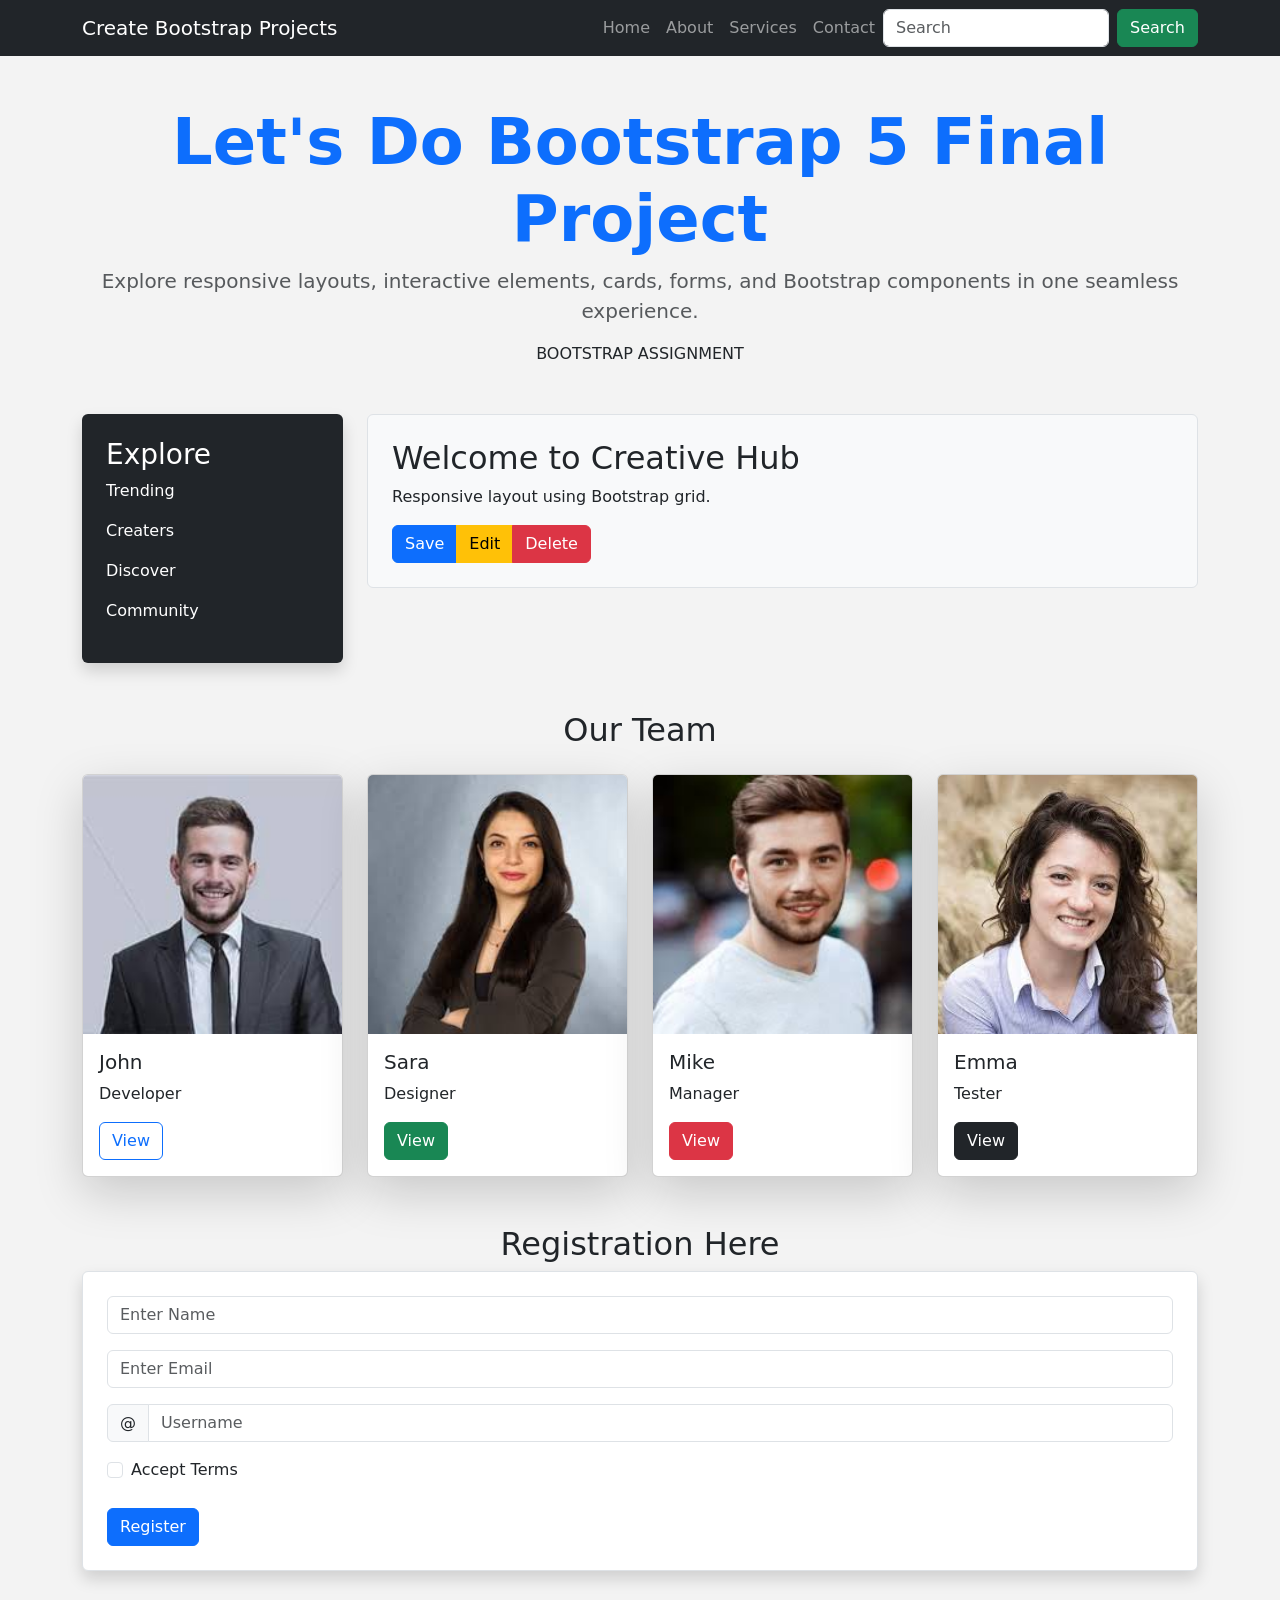
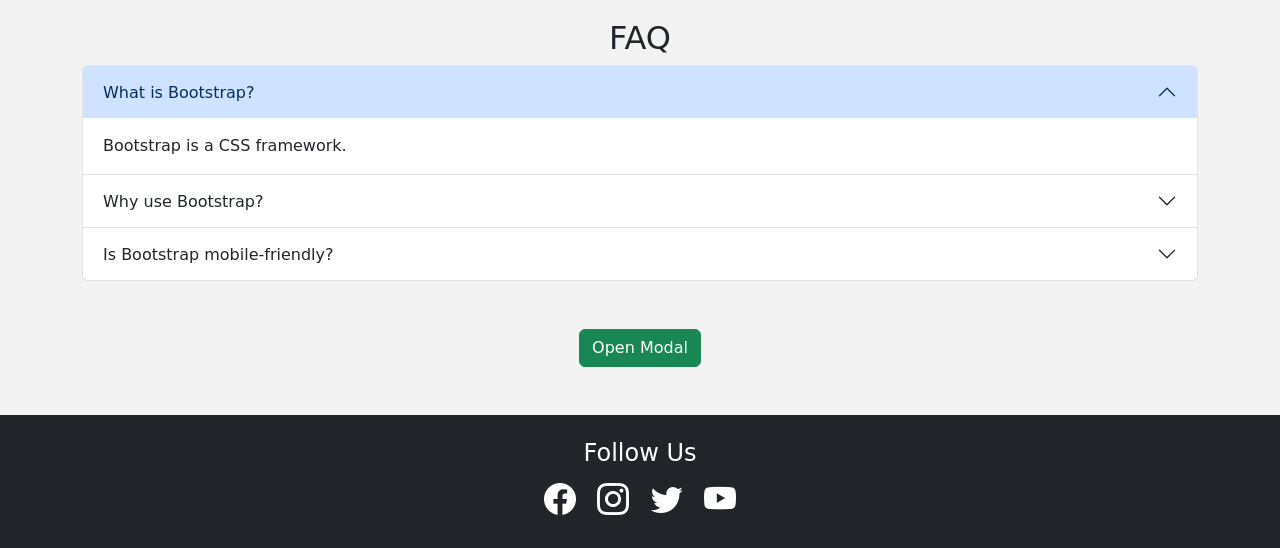
<file: M.Bhoomika Patel_8001055/Bootstrap/index.html>
<!DOCTYPE html>
<html lang="en">

<head>
<meta charset="UTF-8">
<meta name="viewport" content="width=device-width, initial-scale=1.0">

<title>Bootstrap 5 Learning Hub</title>

<!-- Bootstrap CSS -->
<link href="https://cdn.jsdelivr.net/npm/bootstrap@5.3.8/dist/css/bootstrap.min.css" rel="stylesheet">

<!-- Bootstrap Icons -->
<link rel="stylesheet"
href="https://cdn.jsdelivr.net/npm/bootstrap-icons@1.13.1/font/bootstrap-icons.min.css">

<link rel="stylesheet" href="css/style.css">

</head>

<body>


<!-- Exercise 10 Navbar -->

<nav class="navbar navbar-expand-lg navbar-dark bg-dark">

<div class="container">

<a class="navbar-brand" href="#">
Create Bootstrap Projects
</a>

<button class="navbar-toggler"
data-bs-toggle="collapse"
data-bs-target="#menu">

<span class="navbar-toggler-icon"></span>

</button>

<div class="collapse navbar-collapse" id="menu">

<ul class="navbar-nav ms-auto">

<li class="nav-item">
<a class="nav-link" href="#">Home</a>
</li>

<li class="nav-item">
<a class="nav-link" href="#">About</a>
</li>

<li class="nav-item">
<a class="nav-link" href="#">Services</a>
</li>

<li class="nav-item">
<a class="nav-link" href="#">Contact</a>
</li>

</ul>

<form class="d-flex">

<input class="form-control me-2"
placeholder="Search">

<button class="btn btn-success">
Search
</button>

</form>

</div>

</div>

</nav>



<!-- Typography -->

<div class="container mt-5 text-center">

<h1 class="display-3 text-primary fw-bold">
Let's Do Bootstrap 5 Final Project
</h1>

<p class="lead text-muted">
Explore responsive layouts, interactive elements, cards, forms, and Bootstrap components in one seamless experience.
</p>

<p class="text-uppercase">
bootstrap assignment
</p>

</div>



<!-- Sidebar + Content -->

<div class="container mt-5">

<div class="row">

<div class="col-md-3">

<div class="bg-dark text-white p-4 rounded shadow">

<h3>Explore</h3>

<p>Trending</p>
<p>Creaters</p>
<p>Discover</p>
<p>Community</p>

</div>

</div>


<div class="col-md-9">

<div class="border p-4 rounded bg-light">

<h2>Welcome to Creative Hub</h2>

<p>
Responsive layout using Bootstrap grid.
</p>

<div class="btn-group">

<button class="btn btn-primary">
Save
</button>

<button class="btn btn-warning">
Edit
</button>

<button class="btn btn-danger">
Delete
</button>

</div>

</div>

</div>

</div>

</div>



<!-- Four Cards -->

<div class="container mt-5">

<h2 class="text-center mb-4">
Our Team 
</h2>

<div class="row">

<div class="col-sm-3">

<div class="card shadow-lg">

<img src="[data-uri]"
class="card-img-top">

<div class="card-body">

<h5 class="card-title">
John
</h5>

<p>Developer</p>

<button class="btn btn-outline-primary">
View
</button>

</div>

</div>

</div>



<div class="col-sm-3">

<div class="card shadow-lg">

<img src="[data-uri]"
class="card-img-top">

<div class="card-body">

<h5>Sara</h5>

<p>Designer</p>

<button class="btn btn-success">
View
</button>

</div>

</div>

</div>


<div class="col-sm-3">

<div class="card shadow-lg">

<img src="[data-uri]"
class="card-img-top">

<div class="card-body">

<h5>Mike</h5>

<p>Manager</p>

<button class="btn btn-danger">
View
</button>

</div>

</div>

</div>


<div class="col-sm-3">

<div class="card shadow-lg">

<img src="[data-uri]"
class="card-img-top">

<div class="card-body">

<h5>Emma</h5>

<p>Tester</p>

<button class="btn btn-dark">
View
</button>

</div>

</div>

</div>

</div>

</div>




<!-- Form -->

<div class="container mt-5">

<h2 class="text-center">
Registration Here
</h2>

<form class="border p-4 bg-white rounded shadow">

<div class="mb-3">

<input type="text"
class="form-control"
placeholder="Enter Name">

</div>


<div class="mb-3">

<input type="email"
class="form-control"
placeholder="Enter Email">

</div>


<div class="input-group mb-3">

<span class="input-group-text">
@
</span>

<input class="form-control"
placeholder="Username">

</div>


<div class="form-check">

<input class="form-check-input"
type="checkbox">

<label>
Accept Terms
</label>

</div>

<br>

<button class="btn btn-primary">
Register
</button>

</form>

</div>




<!-- Accordion -->

<div class="container mt-5">

<h2 class="text-center">
FAQ
</h2>

<div class="accordion"
id="faq">


<div class="accordion-item">

<h2 class="accordion-header">

<button class="accordion-button"
data-bs-toggle="collapse"
data-bs-target="#one">

What is Bootstrap?

</button>

</h2>

<div id="one"
class="accordion-collapse collapse show"
data-bs-parent="#faq">

<div class="accordion-body">

Bootstrap is a CSS framework.

</div>


</div>

</div>
<div class="accordion-item">

    <h2 class="accordion-header">

        <button class="accordion-button collapsed"
        data-bs-toggle="collapse"
        data-bs-target="#two">

        Why use Bootstrap?

        </button>

    </h2>

    <div id="two"
    class="accordion-collapse collapse"
    data-bs-parent="#faq">

        <div class="accordion-body">

        Bootstrap helps create responsive and modern websites quickly using ready-made components.

        </div>

    </div>

</div>



<div class="accordion-item">

    <h2 class="accordion-header">

        <button class="accordion-button collapsed"
        data-bs-toggle="collapse"
        data-bs-target="#three">

        Is Bootstrap mobile-friendly?

        </button>

    </h2>

    <div id="three"
    class="accordion-collapse collapse"
    data-bs-parent="#faq">

        <div class="accordion-body">

        Yes. Bootstrap follows a mobile-first approach and automatically adapts layouts for different screen sizes.

        </div>

    </div>

</div>
</div>

</div>




<!-- Modal -->

<div class="container text-center mt-5">

<button class="btn btn-success"
data-bs-toggle="modal"
data-bs-target="#popup">

Open Modal

</button>

</div>


<div class="modal fade"
id="popup">

<div class="modal-dialog">

<div class="modal-content">

<div class="modal-header">

<h4>
Welcome
</h4>

<button class="btn-close"
data-bs-dismiss="modal">
</button>

</div>


<div class="modal-body">

Bootstrap Modal Example

</div>

</div>

</div>

</div>



<!-- Footer with Icons -->

<footer class="bg-dark text-white text-center p-4 mt-5">

<h4>Follow Us</h4>

<i class="bi bi-facebook fs-2 m-2"></i>

<i class="bi bi-instagram fs-2 m-2"></i>

<i class="bi bi-twitter fs-2 m-2"></i>

<i class="bi bi-youtube fs-2 m-2"></i>

</footer>



<script src="https://cdn.jsdelivr.net/npm/bootstrap@5.3.8/dist/js/bootstrap.bundle.min.js"></script>

<script src="js/script.js"></script>

</body>
</html>
</file>
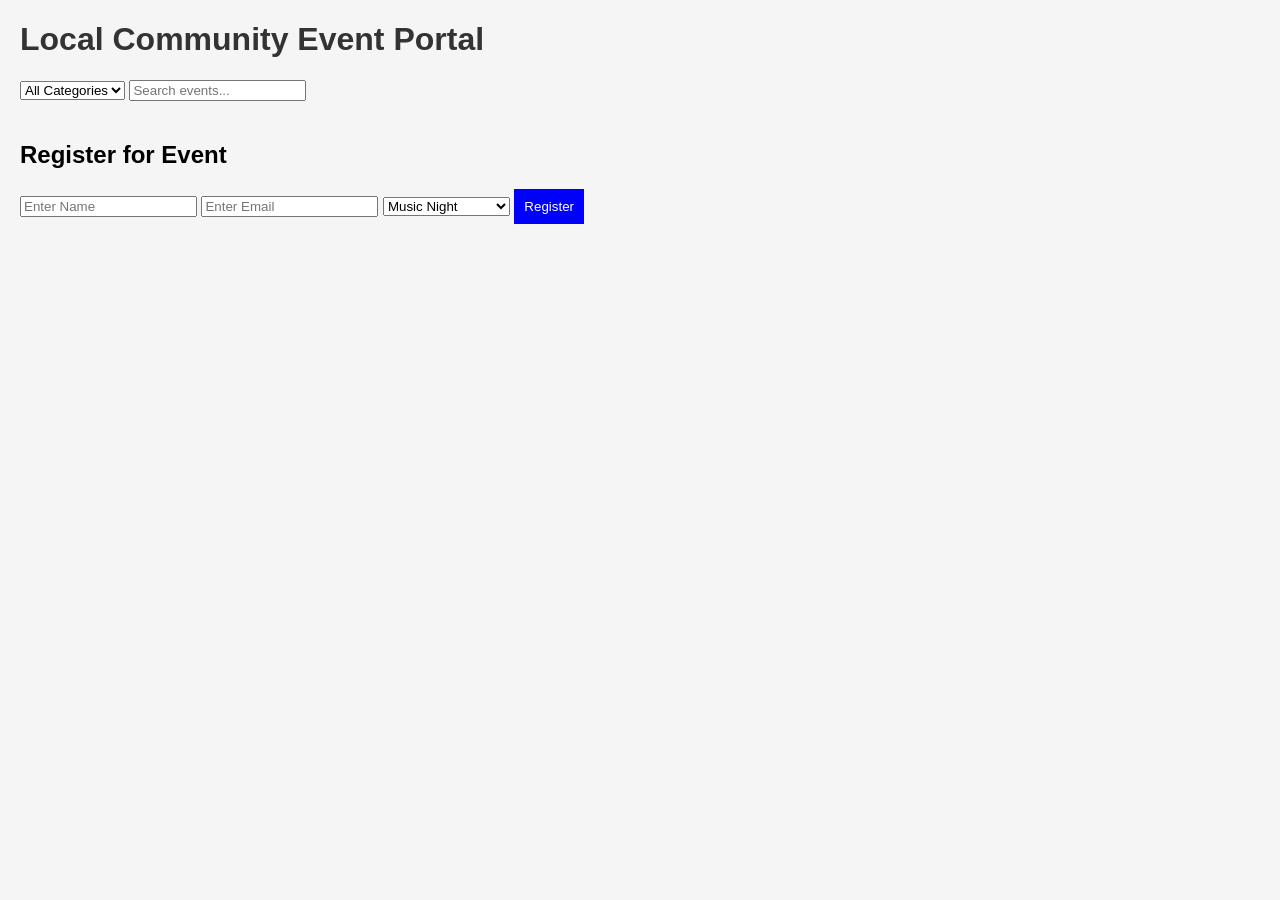
<file: M.Bhoomika Patel_8001055/JavaScript/index.html>
<!DOCTYPE html>
<html lang="en">
<head>
    <meta charset="UTF-8">
    <meta name="viewport" content="width=device-width, initial-scale=1.0">
    <title>Community Event Portal</title>
    <link rel="stylesheet" href="style.css">
</head>
<body>

    <h1>Local Community Event Portal</h1>

    <select id="categoryFilter">
        <option value="all">All Categories</option>
        <option value="Music">Music</option>
        <option value="Workshop">Workshop</option>
        <option value="Sports">Sports</option>
    </select>

    <input type="text" id="searchInput" placeholder="Search events...">

    <div id="eventContainer"></div>

    <h2>Register for Event</h2>

    <form id="registrationForm">
        <input type="text" name="name" placeholder="Enter Name">
        <input type="email" name="email" placeholder="Enter Email">

        <select name="event">
            <option value="Music Night">Music Night</option>
            <option value="Baking Workshop">Baking Workshop</option>
            <option value="Football Match">Football Match</option>
        </select>

        <button type="submit" id="registerBtn">Register</button>
    </form>

    <p id="message"></p>

    <script src="main.js"></script>
</body>
</html>
</file>
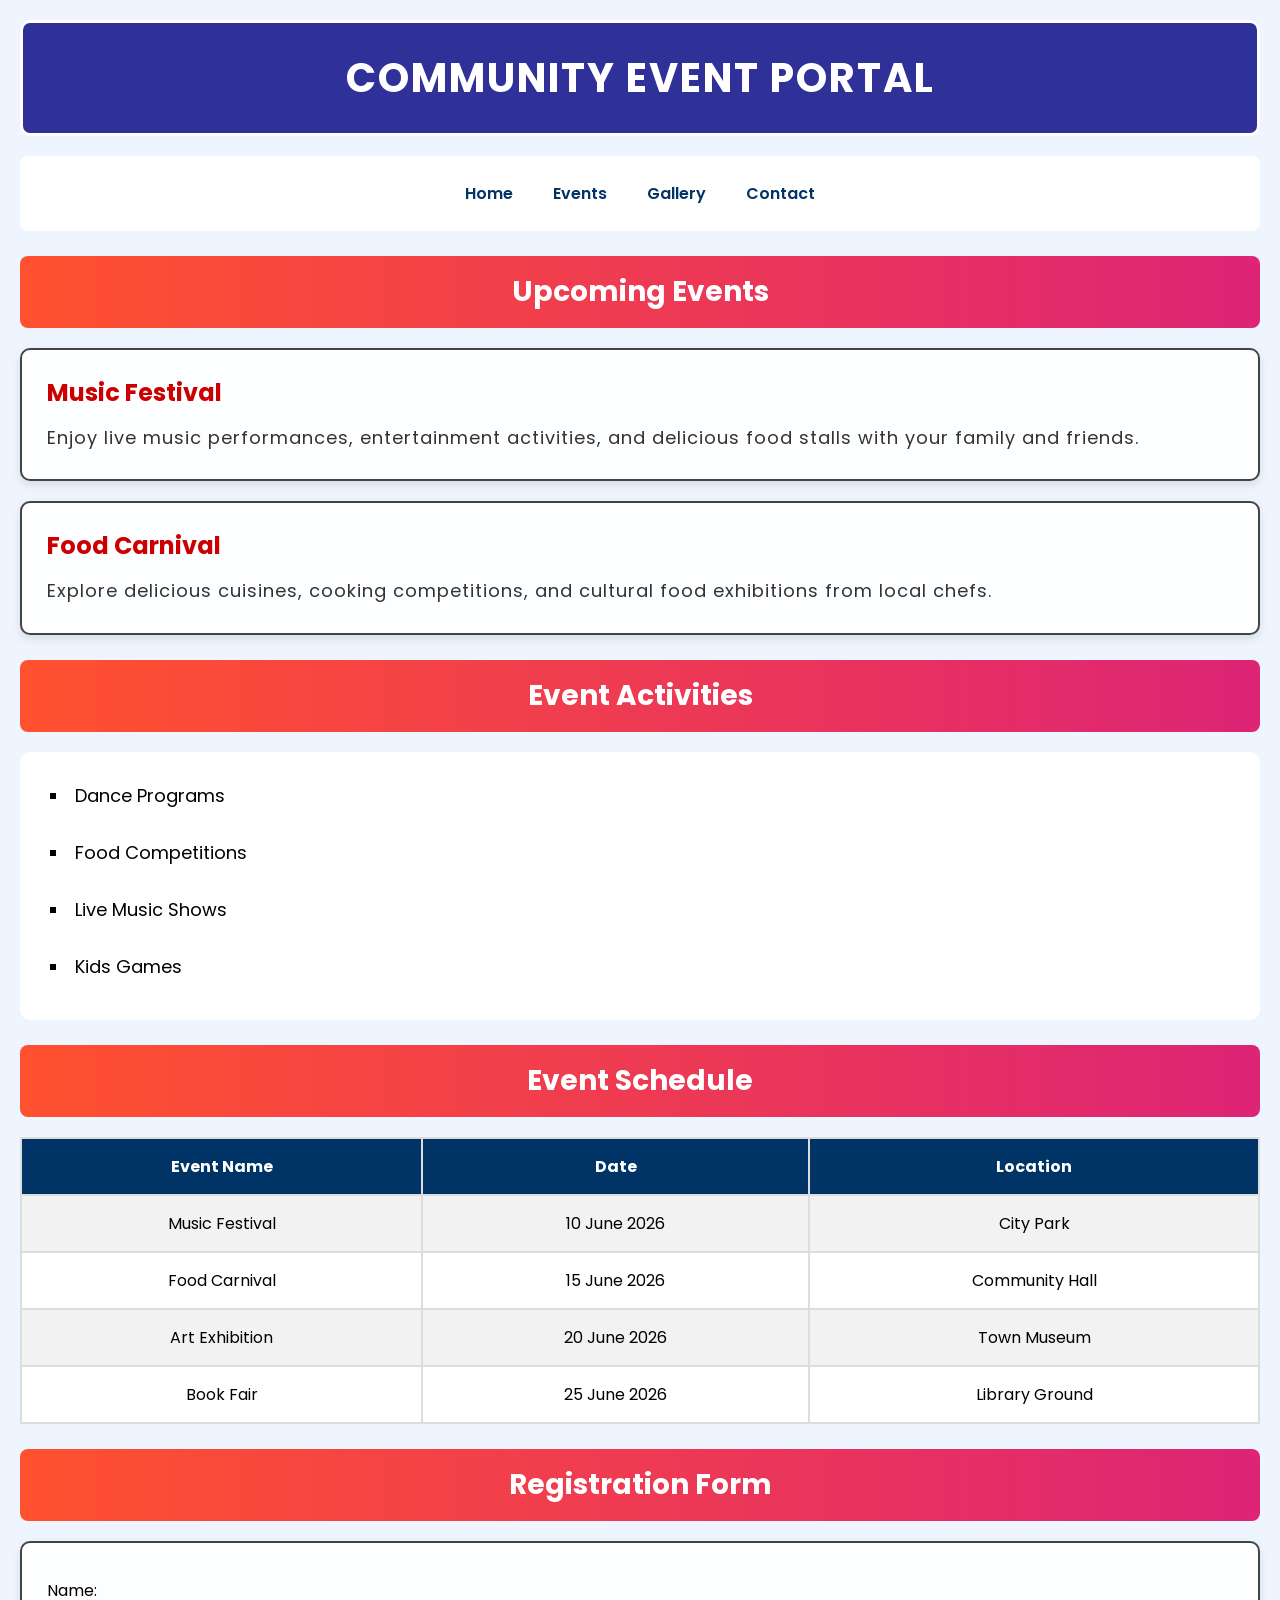
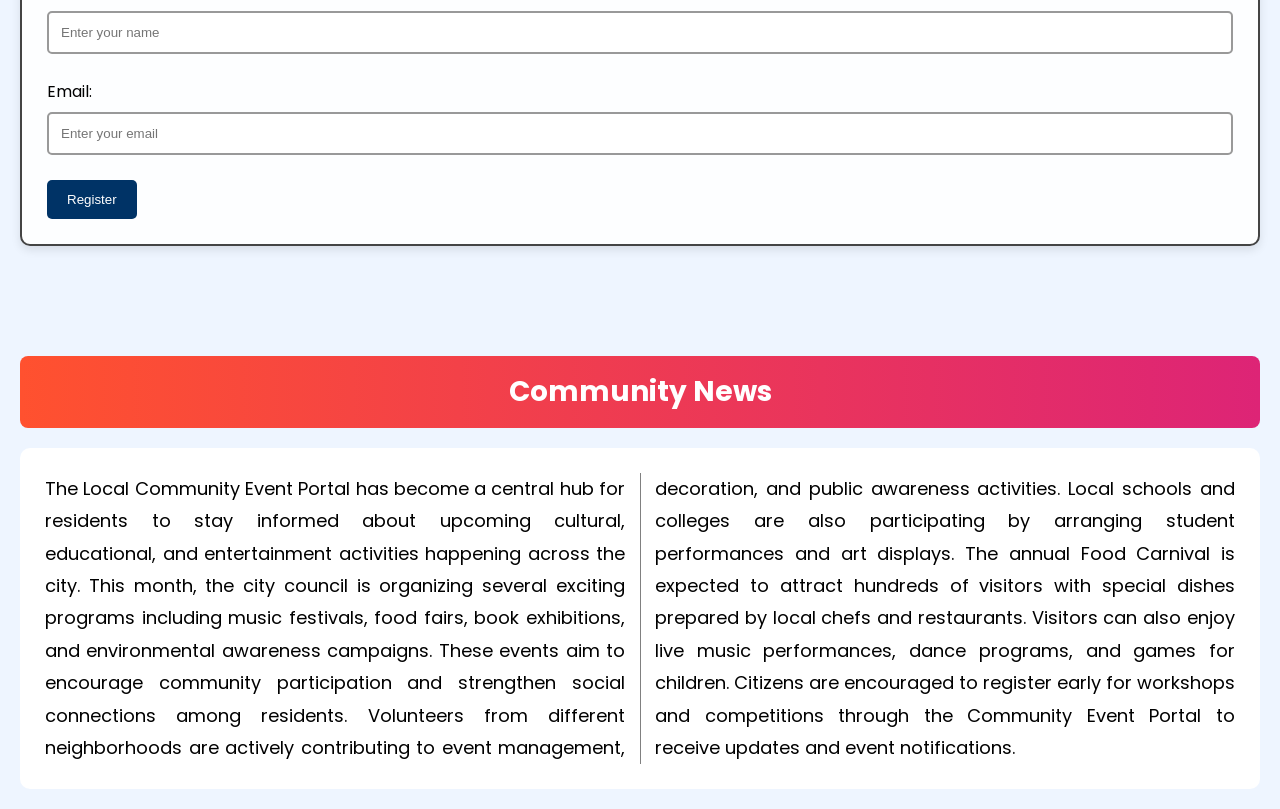
<file: M.Bhoomika Patel_8001055/CSS 3/index1.html>
<!DOCTYPE html>
<html lang="en">

<head>

    <meta charset="UTF-8">

    <meta name="viewport" content="width=device-width, initial-scale=1.0">

    <title>Community Event Portal</title>

    <!-- Google Font -->

    <link rel="preconnect" href="https://fonts.googleapis.com">

    <link rel="preconnect" href="https://fonts.gstatic.com" crossorigin>

    <link href="https://fonts.googleapis.com/css2?family=Poppins:wght@300;400;600;700&display=swap" rel="stylesheet">

    <!-- External CSS -->

    <link rel="stylesheet" href="style1.css">

    <!-- Internal CSS -->

    <style>

        body{
            background-color: #eef5ff;
        }

    </style>

</head>

<body>

    <!-- Main Header -->

    <h1 id="mainHeader" style="border:3px solid white;">

        Community Event Portal

    </h1>


    <!-- Navigation Menu -->

    <nav>

        <ul class="navMenu">

            <li><a href="#">Home</a></li>

            <li><a href="#">Events</a></li>

            <li><a href="#">Gallery</a></li>

            <li><a href="#">Contact</a></li>

        </ul>

    </nav>


    <!-- Upcoming Events -->

    <h2 class="sectionTitle">

        Upcoming Events

    </h2>


    <!-- Event Card 1 -->

    <div class="eventCard">

        <h3>Music Festival</h3>

        <p>
            Enjoy live music performances, entertainment activities,
            and delicious food stalls with your family and friends.
        </p>

    </div>


    <!-- Event Card 2 -->

    <div class="eventCard">

        <h3>Food Carnival</h3>

        <p>
            Explore delicious cuisines, cooking competitions,
            and cultural food exhibitions from local chefs.
        </p>

    </div>


    <!-- Activities List -->

    <h2 class="sectionTitle">

        Event Activities

    </h2>


    <ul class="activityList">

        <li>Dance Programs</li>

        <li>Food Competitions</li>

        <li>Live Music Shows</li>

        <li>Kids Games</li>

    </ul>


    <!-- Events Table -->

    <h2 class="sectionTitle">

        Event Schedule

    </h2>


    <table>

        <tr>

            <th>Event Name</th>

            <th>Date</th>

            <th>Location</th>

        </tr>

        <tr>

            <td>Music Festival </td>

            <td> 10 June 2026 </td>

            <td> City Park</td>

        </tr>

        <tr>

            <td>Food Carnival </td>

            <td> 15 June 2026 </td>

            <td> Community Hall</td>

        </tr>

        <tr>

            <td>Art Exhibition </td>

            <td> 20 June 2026 </td>

            <td> Town Museum</td>

        </tr>

        <tr>

            <td>Book Fair </td>

            <td> 25 June 2026 </td>

            <td> Library Ground</td>

        </tr>

    </table>


    <!-- Registration Form -->

    <h2 class="sectionTitle">

        Registration Form

    </h2>


    <div class="eventCard">

        <form>

            <label>Name:</label>

            <input type="text" placeholder="Enter your name">

            <br><br>

            <label>Email:</label>

            <input type="email" placeholder="Enter your email">

            <br><br>

            <button type="submit">

                Register

            </button>

        </form>

    </div>


    <!-- Visibility Example -->

    <div class="hiddenBox">

        This box uses visibility hidden.

    </div>


    <!-- Display None Example -->

    <div class="noneBox">

        This box uses display none.

    </div>


    <!-- Multi Column News -->

    <h2 class="sectionTitle">

        Community News

    </h2>


    <div class="newsArticle">
        The Local Community Event Portal has become a central hub
    for residents to stay informed about upcoming cultural,
    educational, and entertainment activities happening across the city.

    This month, the city council is organizing several exciting
    programs including music festivals, food fairs, book exhibitions,
    and environmental awareness campaigns. These events aim to
    encourage community participation and strengthen social connections
    among residents.

    Volunteers from different neighborhoods are actively contributing
    to event management, decoration, and public awareness activities.
    Local schools and colleges are also participating by arranging
    student performances and art displays.

    The annual Food Carnival is expected to attract hundreds of visitors
    with special dishes prepared by local chefs and restaurants.
    Visitors can also enjoy live music performances, dance programs,
    and games for children.

    Citizens are encouraged to register early for workshops and
    competitions through the Community Event Portal to receive
    updates and event notifications.

    </div>

</body>

</html>
</file>
<file: M.Bhoomika Patel_8001055/Bootstrap/css/style.css>
body{
background:#f3f3f3;
}

.card{
transition:.4s;
}

.card:hover{
transform:scale(1.05);
}

footer i{
cursor:pointer;
}
</file>
<file: M.Bhoomika Patel_8001055/JavaScript/style.css>
body {
    font-family: Arial, sans-serif;
    margin: 20px;
    background-color: #f5f5f5;
}

h1 {
    color: #333;
}

#eventContainer {
    display: flex;
    flex-wrap: wrap;
    gap: 20px;
    margin-top: 20px;
}

.event-card {
    background: white;
    padding: 15px;
    border-radius: 10px;
    width: 250px;
    box-shadow: 0px 0px 5px rgba(0,0,0,0.2);
}

button {
    background-color: blue;
    color: white;
    padding: 10px;
    border: none;
    cursor: pointer;
}

button:hover {
    background-color: darkblue;
}

#message {
    color: green;
    margin-top: 15px;
}
</file>
<file: M.Bhoomika Patel_8001055/CSS 3/style1.css>
/* =========================
   Universal Selector
========================= */

*{
    margin: 0;
    padding: 0;
    box-sizing: border-box;
}


/* =========================
   Body Styling
========================= */

body{

    font-family: 'Poppins', sans-serif;

    background-color: #eef5ff;

    padding: 20px;
}


/* =========================
   Main Header
========================= */

#mainHeader{

    background-color: rgba(0,0,128,0.8);

    color: white;

    text-align: center;

    padding: 25px;

    font-size: 40px;

    font-weight: 700;

    letter-spacing: 2px;

    text-transform: uppercase;

    border-radius: 10px;

    margin-bottom: 20px;
}


/* =========================
   Navigation Menu
========================= */

.navMenu{

    list-style-type: none;

    display: flex;

    justify-content: center;

    gap: 20px;

    background-color: white;

    padding: 15px;

    border-radius: 8px;

    margin-bottom: 25px;

    flex-wrap: wrap;
}


/* Navigation Items */

.navMenu li{

    padding: 10px;
}


/* =========================
   Link Styling
========================= */

.navMenu a:link{

    text-decoration: none;

    color: #003366;

    font-weight: 600;
}


/* Hover */

.navMenu a:hover{

    color: red;

    text-decoration: underline;
}


/* Visited */

.navMenu a:visited{

    color: purple;
}


/* Active */

.navMenu a:active{

    color: green;
}


/* =========================
   Section Titles
========================= */

.sectionTitle{

    background: linear-gradient(to right, #ff512f, #dd2476);

    color: white;

    padding: 15px;

    margin-top: 25px;

    margin-bottom: 20px;

    border-radius: 8px;

    text-align: center;

    font-size: 28px;
}


/* =========================
   Event Cards
========================= */

.eventCard{

    background-color: rgba(255,255,255,0.9);

    border: 2px solid #444;

    padding: 25px;

    margin-bottom: 20px;

    border-radius: 10px;

    box-shadow: 0px 4px 10px rgba(0,0,0,0.1);
}


/* =========================
   Event Heading
========================= */

h3{

    color: #cc0000;

    margin-bottom: 12px;

    font-size: 24px;
}


/* =========================
   Paragraph Styling
========================= */

p{

    color: #333;

    font-size: 18px;

    line-height: 1.8;

    letter-spacing: 1px;

    text-align: justify;
}


/* =========================
   Activity List
========================= */

.activityList{

    list-style-type: square;

    list-style-position: inside;

    background-color: white;

    padding: 20px;

    border-radius: 10px;
}


/* List Items */

.activityList li{

    padding: 10px;

    margin-bottom: 10px;

    font-size: 18px;
}


/* =========================
   Table Styling
========================= */

table{

    width: 100%;

    border-collapse: collapse;

    margin-top: 20px;

    background-color: white;
}


/* Table Header */

th{

    background-color: #003366;

    color: white;

    padding: 15px;

    border: 2px solid #ddd;

    text-align: center;
}


/* Table Data */

td{

    padding: 15px;

    border: 2px solid #ddd;

    text-align: center;
}


/* Zebra Striping */

tr:nth-child(even){

    background-color: #f2f2f2;
}


/* Hover Effect */

tr:hover{

    background-color: #d6eaff;
}


/* =========================
   Form Styling
========================= */

form{

    margin-top: 10px;
}


/* Input Fields */

input{

    width: 100%;

    padding: 12px;

    border: 2px solid #999;

    border-radius: 5px;

    margin-top: 8px;
}


/* Input Focus */

input:focus{

    outline: 3px solid #4da6ff;

    border-color: #003366;
}


/* Button Styling */

button{

    background-color: #003366;

    color: white;

    padding: 12px 20px;

    border: none;

    border-radius: 5px;

    cursor: pointer;
}


/* Button Hover */

button:hover{

    background-color: darkred;
}


/* =========================
   Hidden Box
========================= */

.hiddenBox{

    background-color: orange;

    padding: 20px;

    margin-top: 20px;

    visibility: hidden;
}


/* =========================
   Display None Box
========================= */

.noneBox{

    background-color: red;

    color: white;

    padding: 20px;

    margin-top: 20px;

    display: none;
}


/* =========================
   Multi Column Layout
========================= */

.newsArticle{

    background-color: white;

    padding: 25px;

    margin-top: 20px;

    border-radius: 10px;

    font-size: 18px;

    line-height: 1.8;

    text-align: justify;

    column-count: 2;

    column-gap: 30px;

    column-rule: 1px solid gray;
}


/* =========================
   Responsive Design
========================= */

@media screen and (max-width: 768px){

    #mainHeader{

        font-size: 28px;

        padding: 20px;
    }


    .navMenu{

        flex-direction: column;

        align-items: center;
    }


    .sectionTitle{

        font-size: 22px;
    }


    .eventCard{

        padding: 15px;
    }


    p{

        font-size: 16px;
    }


    table{

        font-size: 14px;
    }


    .newsArticle{

        column-count: 1;
    }


    input{

        width: 100%;
    }
}
</file>
